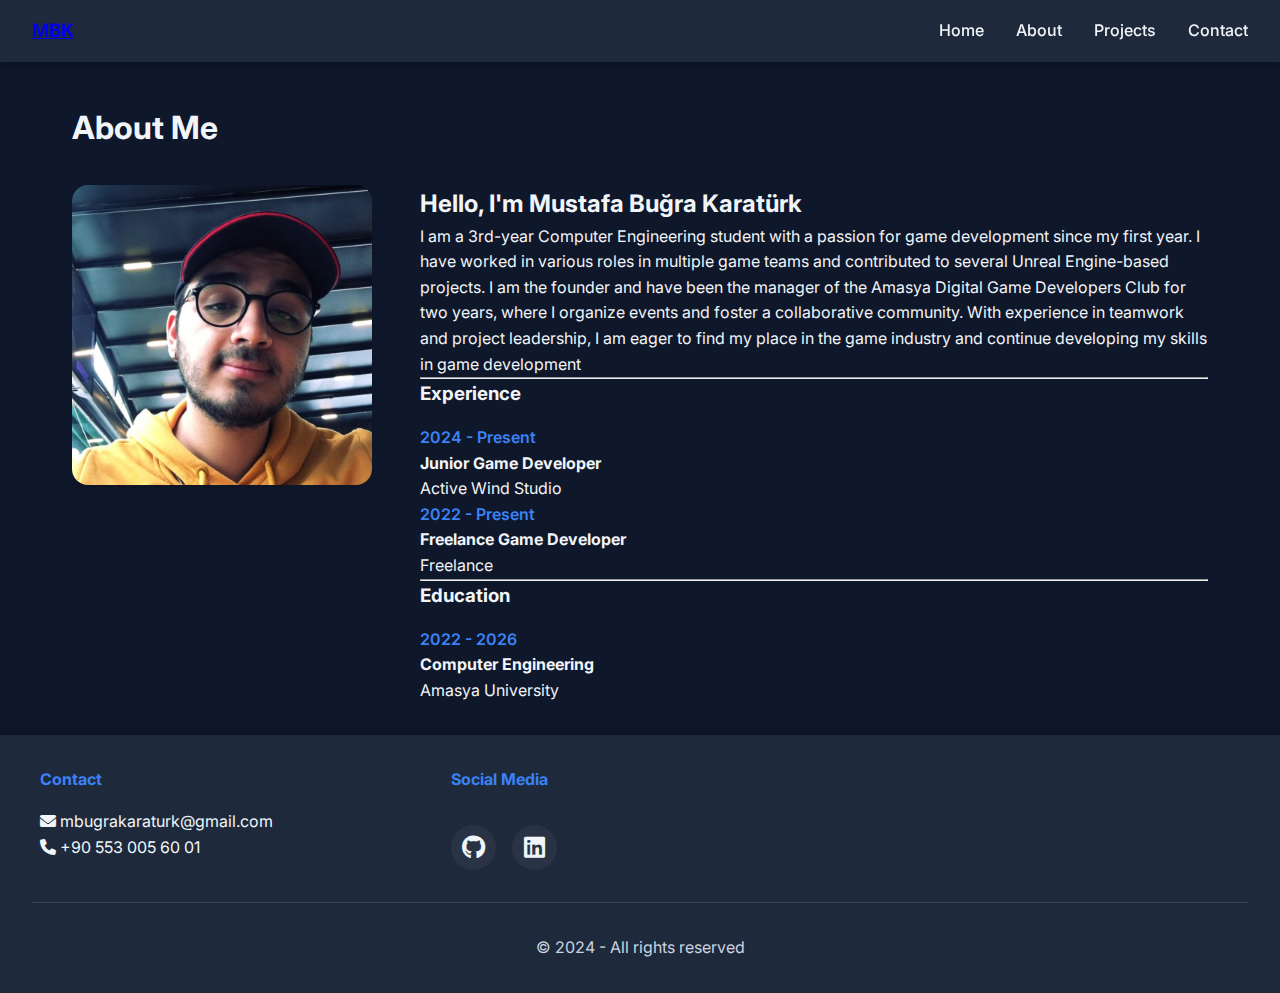
<file: about.html>
<!DOCTYPE html>
<html lang="en">
<head>
    <meta charset="UTF-8">
    <meta name="viewport" content="width=device-width, initial-scale=1.0">
    <title>About Me - Portfolio</title>
    <link rel="stylesheet" href="styles/style.css">
    <link rel="stylesheet" href="https://cdnjs.cloudflare.com/ajax/libs/font-awesome/6.0.0/css/all.min.css">
    <link href="https://fonts.googleapis.com/css2?family=Inter:wght@400;500;600;700&display=swap" rel="stylesheet">
</head>
<body>
    <div id="header-placeholder"></div>

    <main class="page-content">
        <section class="about-page-section">
            <div class="container">
                <h1>About Me</h1>
                <div class="about-grid">
                    <div class="about-image">
                        <img src="assets/ProfileP.jpg" alt="Profile Photo">
                    </div>
                    <div class="about-text">
                        <h2>Hello, I'm Mustafa Buğra Karatürk</h2>
                        <p> I am a 3rd-year Computer Engineering student with a 
                            passion for game development since my first year. I have 
                            worked in various roles in multiple game teams and 
                            contributed to several Unreal Engine-based projects. I am 
                            the founder and have been the manager of the Amasya 
                            Digital Game Developers Club for two years, where I 
                            organize events and foster a collaborative community. With 
                            experience in teamwork and project leadership, I am eager 
                            to find my place in the game industry and continue 
                            developing my skills in game development</p>
                        <hr>
                        <h3>Experience</h3>
                        <ul class="experience-list">
                            <li>
                                <span class="year">2024 - Present</span>
                                <div class="experience-content">
                                    <h4>Junior Game Developer</h4>
                                    <p>Active Wind Studio</p>
                                </div>
                            </li>
                            <li>
                                <span class="year">2022 - Present</span>
                                <div class="experience-content">
                                    <h4>Freelance Game Developer</h4>
                                    <p>Freelance</p>
                                </div>
                            </li>
                        </ul>
                        <hr>
                        <h3>Education</h3>
                        <ul class="education-list">
                            <li>
                                <span class="year">2022 - 2026</span>
                                <div class="education-content">
                                    <h4>Computer Engineering</h4>
                                    <p>Amasya University</p>
                                </div>
                            </li>
                        </ul>
                    </div>
                </div>
            </div>
        </section>
    </main>

    <div id="footer-placeholder"></div>

    <script src="scripts/components.js"></script>
    <script src="scripts/main.js"></script>
</body>
</html>
</file>
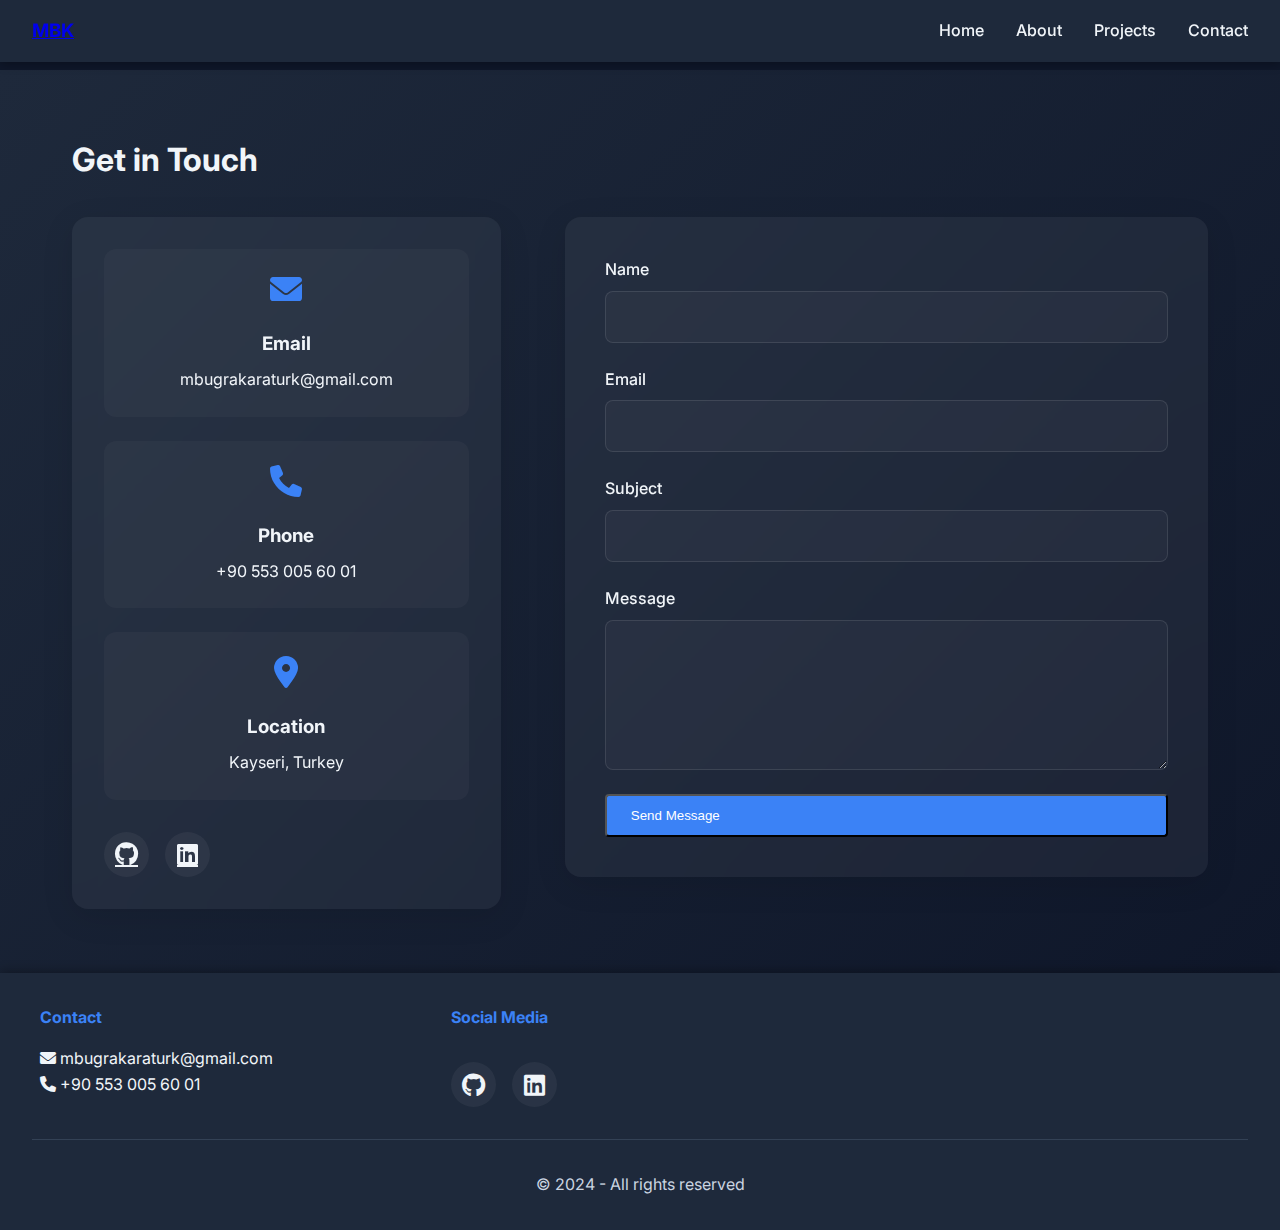
<file: contact.html>
<!DOCTYPE html>
<html lang="en">
<head>
    <meta charset="UTF-8">
    <meta name="viewport" content="width=device-width, initial-scale=1.0">
    <title>Contact - Portfolio</title>
    <link rel="stylesheet" href="styles/style.css">
    <link rel="stylesheet" href="https://cdnjs.cloudflare.com/ajax/libs/font-awesome/6.0.0/css/all.min.css">
    <link href="https://fonts.googleapis.com/css2?family=Inter:wght@400;500;600;700&display=swap" rel="stylesheet">
</head>
<body>
    <div id="header-placeholder"></div>

    <main class="page-content">
        <section class="contact-page-section">
            <div class="container">
                <h1>Get in Touch</h1>
                <div class="contact-grid">
                    <div class="contact-info">
                        <div class="info-card">
                            <i class="fas fa-envelope"></i>
                            <h3>Email</h3>
                            <p>mbugrakaraturk@gmail.com</p>
                        </div>
                        <div class="info-card">
                            <i class="fas fa-phone"></i>
                            <h3>Phone</h3>
                            <p>+90 553 005 60 01</p>
                        </div>
                        <div class="info-card">
                            <i class="fas fa-location-dot"></i>
                            <h3>Location</h3>
                            <p>Kayseri, Turkey</p>
                        </div>
                        <div class="social-links">
                            <a href="https://github.com/MBK66TR" title="GitHub"><i class="fab fa-github"></i></a>
                            <a href="https://www.linkedin.com/in/bugrakaraturk/" title="LinkedIn"><i class="fab fa-linkedin"></i></a>
                        </div>
                    </div>
                    <div class="contact-form-container">
                        <form class="contact-form" id="contactForm">
                            <div class="form-group">
                                <label for="name">Name</label>
                                <input type="text" id="name" name="name" required>
                            </div>
                            <div class="form-group">
                                <label for="email">Email</label>
                                <input type="email" id="email" name="email" required>
                            </div>
                            <div class="form-group">
                                <label for="subject">Subject</label>
                                <input type="text" id="subject" name="subject" required>
                            </div>
                            <div class="form-group">
                                <label for="message">Message</label>
                                <textarea id="message" name="message" rows="5" required></textarea>
                            </div>
                            <button type="submit" class="btn btn-primary">Send Message</button>
                        </form>
                    </div>
                </div>
            </div>
        </section>
    </main>

    <div id="footer-placeholder"></div>

    <script src="scripts/components.js"></script>
    <script src="scripts/main.js"></script>
    <script src="scripts/contact.js"></script>
</body>
</html>
</file>
<file: styles/style.css>
:root {
    --primary-color: #3b82f6;
    --secondary-color: #64748b;
    --background-color: #0f172a;
    --surface-color: #1e293b;
    --text-color: #f1f5f9;
    --text-color-secondary: #cbd5e1;
    --spacing: 2rem;
}

* {
    margin: 0;
    padding: 0;
    box-sizing: border-box;
}

body {
    font-family: 'Inter', 'Arial', sans-serif;
    line-height: 1.6;
    color: var(--text-color);
    background-color: var(--background-color);
}

/* Header Stili */
.navbar {
    background: var(--surface-color);
    box-shadow: 0 2px 10px rgba(0, 0, 0, 0.3);
    padding: 1rem var(--spacing);
    position: fixed;
    width: 100%;
    top: 0;
    z-index: 1000;
    display: flex;
    justify-content: space-between;
    align-items: center;
}

.nav-links {
    display: flex;
    gap: 2rem;
    list-style: none;
}

.nav-links a {
    color: var(--text-color);
    text-decoration: none;
    font-weight: 500;
    transition: color 0.3s;
}

.nav-links a:hover {
    color: var(--primary-color);
}

/* Hero Section */
.hero-section {
    min-height: 100vh;
    display: flex;
    align-items: center;
    justify-content: center;
    text-align: center;
    background: linear-gradient(135deg, var(--background-color) 0%, var(--surface-color) 100%);
    padding: 4rem 1rem;
}

.hero-content {
    max-width: 800px;
    margin: 0 auto;
}

.profile-image {
    width: 200px;
    height: 200px;
    margin: 0 auto 2rem;
    border-radius: 50%;
    overflow: hidden;
    border: 4px solid var(--primary-color);
    box-shadow: 0 0 20px rgba(var(--primary-color-rgb), 0.3);
}

.profile-image img {
    width: 100%;
    height: 100%;
    object-fit: cover;
}

.hero-content h1 {
    font-size: 3.5rem;
    margin-bottom: 1rem;
    background: linear-gradient(45deg, var(--primary-color), var(--secondary-color));
    -webkit-background-clip: text;
    -webkit-text-fill-color: transparent;
    text-shadow: 2px 2px 4px rgba(0, 0, 0, 0.1);
}

.lead {
    font-size: 2rem;
    color: var(--text-color);
    margin-bottom: 0.5rem;
}

.subtitle {
    font-size: 1.2rem;
    color: var(--secondary-color);
    margin-bottom: 2rem;
}

.social-links-hero {
    display: flex;
    justify-content: center;
    gap: 1.5rem;
    margin-bottom: 2rem;
}

.social-links-hero a {
    width: 50px;
    height: 50px;
    display: flex;
    align-items: center;
    justify-content: center;
    border-radius: 50%;
    background: rgba(255, 255, 255, 0.1);
    color: var(--text-color);
    font-size: 1.5rem;
    transition: all 0.3s ease;
}

.social-links-hero a:hover {
    background: var(--primary-color);
    color: white;
    transform: translateY(-3px);
}

/* Featured Section */
.featured-section {
    padding: 6rem 0;
    background: var(--surface-color);
}

.featured-projects-grid {
    display: flex;
    flex-direction: column;
    gap: 6rem;
    margin-top: 3rem;
}

.featured-project {
    display: grid;
    grid-template-columns: 1fr 1fr;
    gap: 4rem;
    align-items: center;
}

/* Her ikinci projeyi ters çevir */
.featured-project:nth-child(even) {
    grid-template-columns: 1fr 1fr;
    direction: rtl;
}

.featured-project:nth-child(even) .project-info {
    direction: ltr;
}

.project-preview video {
    width: 100%;
    border-radius: 16px;
    box-shadow: 0 10px 30px rgba(0, 0, 0, 0.2);
    transition: transform 0.3s ease;
}

.project-preview video:hover {
    transform: scale(1.02);
}

.project-info {
    padding: 2rem;
}

.project-info h3 {
    font-size: 2rem;
    margin-bottom: 1rem;
    color: var(--primary-color);
}

.project-info p {
    margin-bottom: 2rem;
    font-size: 1.1rem;
    line-height: 1.6;
}

@media (max-width: 768px) {
    .featured-project,
    .featured-project:nth-child(even) {
        grid-template-columns: 1fr;
        gap: 2rem;
        direction: ltr;
    }
    
    .featured-projects-grid {
        gap: 4rem;
    }
}

/* Butonlar */
.btn {
    padding: 0.8rem 1.5rem;
    border-radius: 0.5rem;
    text-decoration: none;
    font-weight: 500;
    transition: all 0.3s;
}

.btn-primary {
    background-color: var(--primary-color);
    color: white;
}

.btn-secondary {
    background-color: var(--secondary-color);
    color: white;
}

.btn:hover {
    transform: translateY(-2px);
    box-shadow: 0 4px 12px rgba(0, 0, 0, 0.15);
}

/* Hakkımda Section */
.about-section {
    padding: var(--spacing);
    background-color: var(--surface-color);
}

.about-content {
    max-width: 1200px;
    margin: 0 auto;
    display: grid;
    grid-template-columns: 1fr 1fr;
    gap: 3rem;
}

.skill-tags {
    display: flex;
    flex-wrap: wrap;
    gap: 1rem;
    margin-top: 1rem;
}

.skill-tag {
    background-color: #334155;
    padding: 0.5rem 1rem;
    border-radius: 2rem;
    font-size: 0.9rem;
    color: var(--text-color);
}

/* Projeler Section */
.projects-section {
    padding: var(--spacing);
}

.proje-container {
    display: grid;
    grid-template-columns: repeat(auto-fit, minmax(300px, 1fr));
    gap: 2rem;
    max-width: 1200px;
    margin: 0 auto;
}

.proje-card {
    background: var(--surface-color);
    border-radius: 1rem;
    overflow: hidden;
    box-shadow: 0 4px 6px rgba(0, 0, 0, 0.3);
    transition: transform 0.3s;
}

.proje-card:hover {
    transform: translateY(-5px);
}

.proje-card img {
    width: 100%;
    height: 200px;
    object-fit: cover;
}

.proje-card h3 {
    padding: 1rem;
}

.proje-card p {
    padding: 0 1rem 1rem;
    color: var(--secondary-color);
}

/* İletişim Section */
.contact-section {
    padding: var(--spacing);
    background-color: var(--surface-color);
}

.contact-container {
    max-width: 1200px;
    margin: 0 auto;
    display: grid;
    grid-template-columns: 1fr 2fr;
    gap: 3rem;
}

.contact-form {
    display: flex;
    flex-direction: column;
    gap: 1rem;
}

.form-group input,
.form-group textarea {
    width: 100%;
    padding: 0.8rem;
    border: 1px solid #475569;
    border-radius: 0.5rem;
    background-color: var(--background-color);
    color: var(--text-color);
}

.social-links {
    display: flex;
    gap: 1rem;
    margin-top: 1rem;
}

.social-links a {
    color: var(--secondary-color);
    font-size: 1.5rem;
    transition: color 0.3s;
}

.social-links a:hover {
    color: var(--primary-color);
}

/* Footer Stili */
footer {
    background-color: var(--surface-color);
    color: var(--text-color);
    padding: 2rem var(--spacing);
    text-align: center;
    box-shadow: 0 -2px 10px rgba(0, 0, 0, 0.3);
}

.footer-content {
    max-width: 1200px;
    margin: 0 auto;
    display: grid;
    grid-template-columns: repeat(3, 1fr);
    gap: 2rem;
}

.footer-section {
    text-align: left;
}

.footer-section h4 {
    color: var(--primary-color);
    margin-bottom: 1rem;
}

.footer-section ul {
    list-style: none;
}

.footer-section ul li {
    margin-bottom: 0.5rem;
}

.footer-section a {
    color: var(--text-color-secondary);
    text-decoration: none;
    transition: color 0.3s;
}

.footer-section a:hover {
    color: var(--primary-color);
}

.footer-bottom {
    margin-top: 2rem;
    padding-top: 2rem;
    border-top: 1px solid #334155;
    color: var(--text-color-secondary);
}

@media (max-width: 768px) {
    .about-content,
    .contact-container {
        grid-template-columns: 1fr;
    }
    
    .hero-content h1 {
        font-size: 2.5rem;
    }
    
    .nav-links {
        display: none;
    }
    
    .footer-content {
        grid-template-columns: 1fr;
        text-align: center;
    }
} 

main {
    margin-top: 70px;
} 

/* Sayfa özel stilleri */
.about-page-section,
.projects-page-section,
.contact-page-section {
    padding: var(--spacing);
    margin-top: 70px;
}

.container {
    max-width: 1200px;
    margin: 0 auto;
    padding: 0 var(--spacing);
}

/* About page styles */
.about-grid {
    display: grid;
    grid-template-columns: 300px 1fr;
    gap: 3rem;
    margin-top: 2rem;
}

.about-image img {
    width: 100%;
    border-radius: 1rem;
    box-shadow: 0 4px 6px rgba(0, 0, 0, 0.1);
}

.experience-list,
.education-list {
    list-style: none;
    margin-top: 1rem;
}

.year {
    color: var(--primary-color);
    font-weight: 600;
}

/* Projects page styles */
.projects-grid {
    display: grid;
    grid-template-columns: repeat(auto-fit, minmax(300px, 1fr));
    gap: 2rem;
    margin-top: 2rem;
}

.project-card {
    background: var(--surface-color);
    border-radius: 12px;
    overflow: hidden;
    box-shadow: 0 4px 6px rgba(0, 0, 0, 0.1);
    transition: transform 0.3s ease;
}

.project-card:hover {
    transform: translateY(-5px);
}

.project-content {
    padding: 1.5rem;
}

.project-content h3 {
    margin-bottom: 1rem;
    font-size: 1.5rem;
}

.project-content p {
    color: var(--text-secondary);
    margin-bottom: 1.5rem;
    line-height: 1.6;
}

.tech-stack {
    display: flex;
    flex-wrap: wrap;
    gap: 0.5rem;
    margin-bottom: 1.5rem;
}

.tech-stack span {
    background: var(--primary-color);
    color: white;
    padding: 0.3rem 0.8rem;
    border-radius: 20px;
    font-size: 0.9rem;
}

@media (max-width: 768px) {
    .projects-grid {
        grid-template-columns: 1fr;
    }
}

/* Contact page styles */
.contact-grid {
    display: grid;
    grid-template-columns: 1fr 2fr;
    gap: 3rem;
    margin-top: 2rem;
}

.info-card {
    background: var(--surface-color);
    padding: 1.5rem;
    border-radius: 1rem;
    margin-bottom: 1rem;
    text-align: center;
}

.info-card i {
    font-size: 2rem;
    color: var(--primary-color);
    margin-bottom: 1rem;
}

@media (max-width: 768px) {
    .about-grid,
    .contact-grid {
        grid-template-columns: 1fr;
    }
} 

.linkedin-post {
    position: relative;
    width: 100%;
    overflow: hidden;
    border-radius: 8px;
    background: var(--surface-color);
}

.linkedin-post iframe {
    border: none;
    transition: all 0.3s ease;
}

.linkedin-post:hover iframe {
    transform: scale(1.02);
}

@media (max-width: 768px) {
    .linkedin-post {
        height: 300px;
    }
} 

.project-media {
    width: 100%;
    margin-bottom: 1.5rem;
    position: relative;
}

.project-media video {
    width: 100%;
    border-radius: 8px;
    background-color: var(--surface-color);
    transition: transform 0.3s ease;
}

.project-media video:hover {
    transform: scale(1.02);
}

@media (max-width: 768px) {
    .project-media video {
        max-height: 300px;
        object-fit: cover;
    }
} 

.project-media img {
    width: 100%;
    height: 300px;
    object-fit: cover;
    border-radius: 8px;
    transition: transform 0.3s ease;
}

.project-media img:hover {
    transform: scale(1.02);
}

@media (max-width: 768px) {
    .project-media img {
        height: 200px;
    }
} 

.project-links {
    display: flex;
    justify-content: center;
    gap: 1rem;
}

.btn-primary {
    background-color: var(--primary-color);
    color: white;
    padding: 0.75rem 1.5rem;
    border-radius: 4px;
    text-decoration: none;
    display: inline-flex;
    align-items: center;
    gap: 0.5rem;
    transition: background-color 0.3s ease;
}

.btn-primary:hover {
    background-color: var(--primary-color-dark);
}

.btn-primary i {
    font-size: 1.1em;
} 

/* Contact Page Styles */
.contact-page-section {
    padding: 4rem 0;
    background: linear-gradient(135deg, var(--surface-color) 0%, var(--background-color) 100%);
}

.contact-container {
    max-width: 1200px;
    margin: 0 auto;
    padding: 0 2rem;
}

.contact-grid {
    display: grid;
    grid-template-columns: 1fr 1.5fr;
    gap: 4rem;
    align-items: start;
}

.contact-info {
    background: rgba(255, 255, 255, 0.05);
    padding: 2rem;
    border-radius: 16px;
    backdrop-filter: blur(10px);
    box-shadow: 0 8px 32px rgba(0, 0, 0, 0.1);
}

.info-card {
    padding: 1.5rem;
    margin-bottom: 1.5rem;
    border-radius: 12px;
    background: rgba(255, 255, 255, 0.03);
    transition: transform 0.3s ease;
}

.info-card:hover {
    transform: translateY(-5px);
}

.info-card i {
    font-size: 2rem;
    color: var(--primary-color);
    margin-bottom: 1rem;
}

.info-card h3 {
    margin: 0.5rem 0;
    color: var(--text-color);
}

.social-links {
    display: flex;
    gap: 1rem;
    margin-top: 2rem;
}

.social-links a {
    width: 45px;
    height: 45px;
    display: flex;
    align-items: center;
    justify-content: center;
    border-radius: 50%;
    background: rgba(255, 255, 255, 0.05);
    color: var(--text-color);
    font-size: 1.5rem;
    transition: all 0.3s ease;
}

.social-links a:hover {
    background: var(--primary-color);
    color: white;
    transform: translateY(-3px);
}

.contact-form-container {
    background: rgba(255, 255, 255, 0.05);
    padding: 2.5rem;
    border-radius: 16px;
    backdrop-filter: blur(10px);
    box-shadow: 0 8px 32px rgba(0, 0, 0, 0.1);
}

.contact-form {
    display: grid;
    gap: 1.5rem;
}

.form-group {
    display: flex;
    flex-direction: column;
    gap: 0.5rem;
}

.form-group label {
    color: var(--text-color);
    font-weight: 500;
}

.form-group input,
.form-group textarea {
    padding: 1rem;
    border: 1px solid rgba(255, 255, 255, 0.1);
    border-radius: 8px;
    background: rgba(255, 255, 255, 0.03);
    color: var(--text-color);
    font-size: 1rem;
    transition: all 0.3s ease;
}

.form-group input:focus,
.form-group textarea:focus {
    outline: none;
    border-color: var(--primary-color);
    background: rgba(255, 255, 255, 0.05);
}

.form-group textarea {
    min-height: 150px;
    resize: vertical;
}

.submit-btn {
    background: var(--primary-color);
    color: white;
    padding: 1rem 2rem;
    border: none;
    border-radius: 8px;
    font-size: 1rem;
    font-weight: 600;
    cursor: pointer;
    transition: all 0.3s ease;
    margin-top: 1rem;
}

.submit-btn:hover {
    background: var(--primary-color-dark);
    transform: translateY(-2px);
}

@media (max-width: 768px) {
    .contact-grid {
        grid-template-columns: 1fr;
        gap: 2rem;
    }
}
</file>
